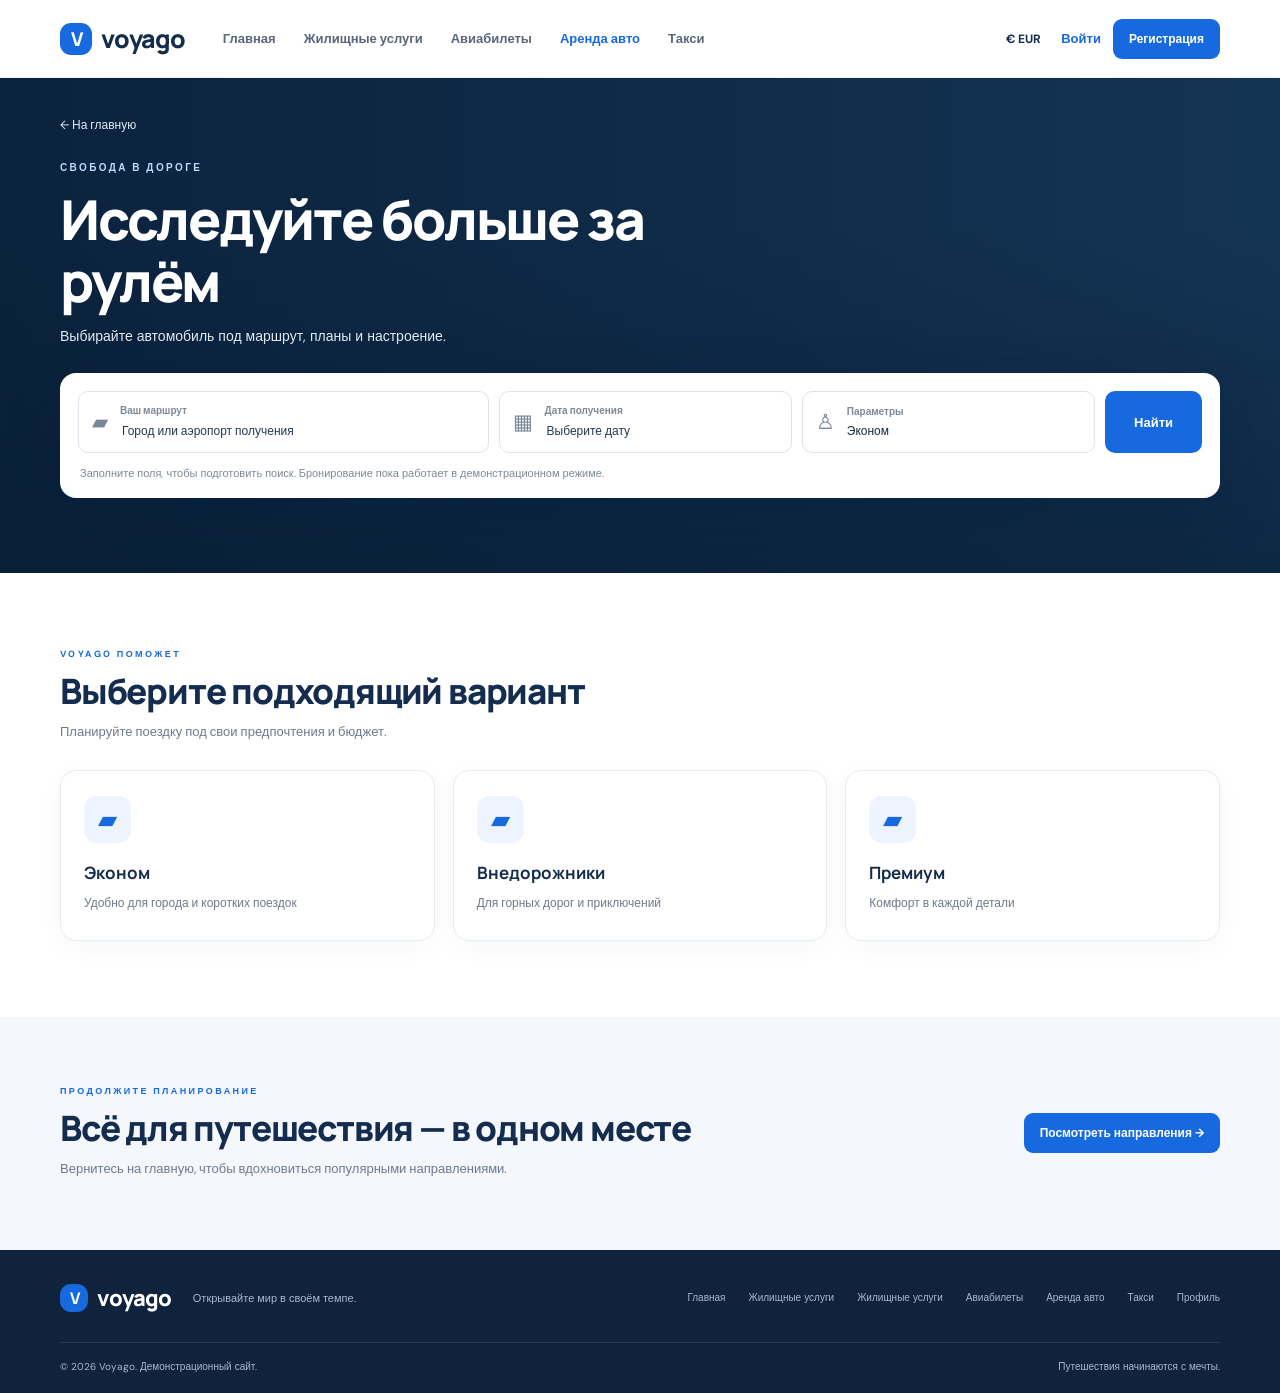
<file: cars.html>
<!DOCTYPE html>
<html lang="ru">
<head>
  <meta charset="UTF-8">
  <meta name="viewport" content="width=device-width, initial-scale=1.0">
  <meta name="description" content="Voyago — аренда авто для вашего путешествия.">
  <title>Аренда авто — Voyago</title>
  <link rel="stylesheet" href="CSS/style.css">
  <script src="js/main.js" defer></script>
</head>
<body class="service-page">
  <header class="site-header">
    <div class="container nav-wrap">
      <a class="logo" href="index.html"><span class="logo-mark">V</span> voyago</a>
      <nav class="main-nav" aria-label="Основная навигация">
        <a href="index.html">Главная</a>
        <a href="stays.html">Жилищные услуги</a>
        <a  href="flights.html">Авиабилеты</a>
        <a class="active" href="cars.html">Аренда авто</a>
        <a  href="taxi.html">Такси</a>
      </nav>
      <div class="nav-actions">
        <button class="icon-btn" id="currencyBtn" aria-label="Выбрать валюту">€ EUR</button>
        <button class="menu-btn" id="menuBtn" aria-label="Открыть меню">☰</button>
        <a class="login-link" href="index.html#account">Войти</a>
        <a class="register-btn" href="index.html#account">Регистрация</a>
      </div>
    </div>
  </header>
  <main>
    <section class="service-hero" style="--service-image:url('https://images.unsplash.com/photo-1503376780353-7e6692767b70?auto=format&fit=crop&w=1800&q=85')">
      <div class="service-hero-overlay"></div>
      <div class="container service-hero-content">
        <a class="back-link" href="index.html">← На главную</a>
        <p class="eyebrow">СВОБОДА В ДОРОГЕ</p>
        <h1>Исследуйте больше за рулём</h1>
        <p class="service-lead">Выбирайте автомобиль под маршрут, планы и настроение.</p>
        <div class="booking-panel service-search-panel" id="booking">
          <form class="search-form" id="searchForm" data-service="cars">
            <label class="search-field destination-field"><span class="field-icon">▰</span><span class="field-body">
              <span class="field-label">Ваш маршрут</span><input id="destination" name="destination" placeholder="Город или аэропорт получения" required></span></label>
            <label class="search-field"><span class="field-icon">▦</span><span class="field-body"><span class="field-label">Дата получения</span>
              <input id="dates" name="dates" type="text" placeholder="Выберите дату" onfocus="this.type='date'" required></span></label>
            <label class="search-field guests-field"><span class="field-icon">♙</span><span class="field-body"><span class="field-label">Параметры</span>
              <select id="guests" name="guests"><option>Эконом</option><option>Компактный</option><option>Внедорожник</option><option>Премиум</option></select></span></label>
            <button class="search-btn" type="submit">Найти</button>
          </form>
          <p class="search-note">Заполните поля, чтобы подготовить поиск. Бронирование пока работает в демонстрационном режиме.</p>
        </div>
      </div>
    </section>
    <section class="container section">
      <div class="section-heading"><div><p class="eyebrow dark">VOYAGO ПОМОЖЕТ</p><h2>Выберите подходящий вариант</h2>
      <p class="section-description">Планируйте поездку под свои предпочтения и бюджет.</p></div></div>
      <div class="feature-grid"><article class="feature-card">
          <div class="feature-icon">▰</div>
          <h3>Эконом</h3><p>Удобно для города и коротких поездок</p>
        </article><article class="feature-card">
          <div class="feature-icon">▰</div>
          <h3>Внедорожники</h3><p>Для горных дорог и приключений</p>
        </article><article class="feature-card">
          <div class="feature-icon">▰</div>
          <h3>Премиум</h3><p>Комфорт в каждой детали</p>
        </article></div>
    </section>
    <section class="soft-section"><div class="container section simple-cta">
      <div><p class="eyebrow dark">ПРОДОЛЖИТЕ ПЛАНИРОВАНИЕ</p><h2>Всё для путешествия — в одном месте</h2><p class="section-description">Вернитесь на главную, чтобы вдохновиться популярными направлениями.</p></div>
      <a class="register-btn" href="index.html">Посмотреть направления →</a>
    </div></section>
  </main>
  <footer class="site-footer"><div class="container footer-top"><a class="logo footer-logo" href="index.html"><span class="logo-mark">V</span> voyago</a><p>Открывайте мир в своём темпе.</p><div class="footer-links"><a href="index.html">Главная</a><a href="stays.html">Жилищные услуги</a><a href="stays.html">Жилищные услуги</a><a href="flights.html">Авиабилеты</a><a href="cars.html">Аренда авто</a><a href="taxi.html">Такси</a>
        <a href="profile.html">Профиль</a></div></div><div class="container footer-bottom"><span>© 2026 Voyago. Демонстрационный сайт.</span><span>Путешествия начинаются с мечты.</span></div></footer>
  <div class="toast" id="toast" role="status" aria-live="polite"></div>
</body></html>
</file>
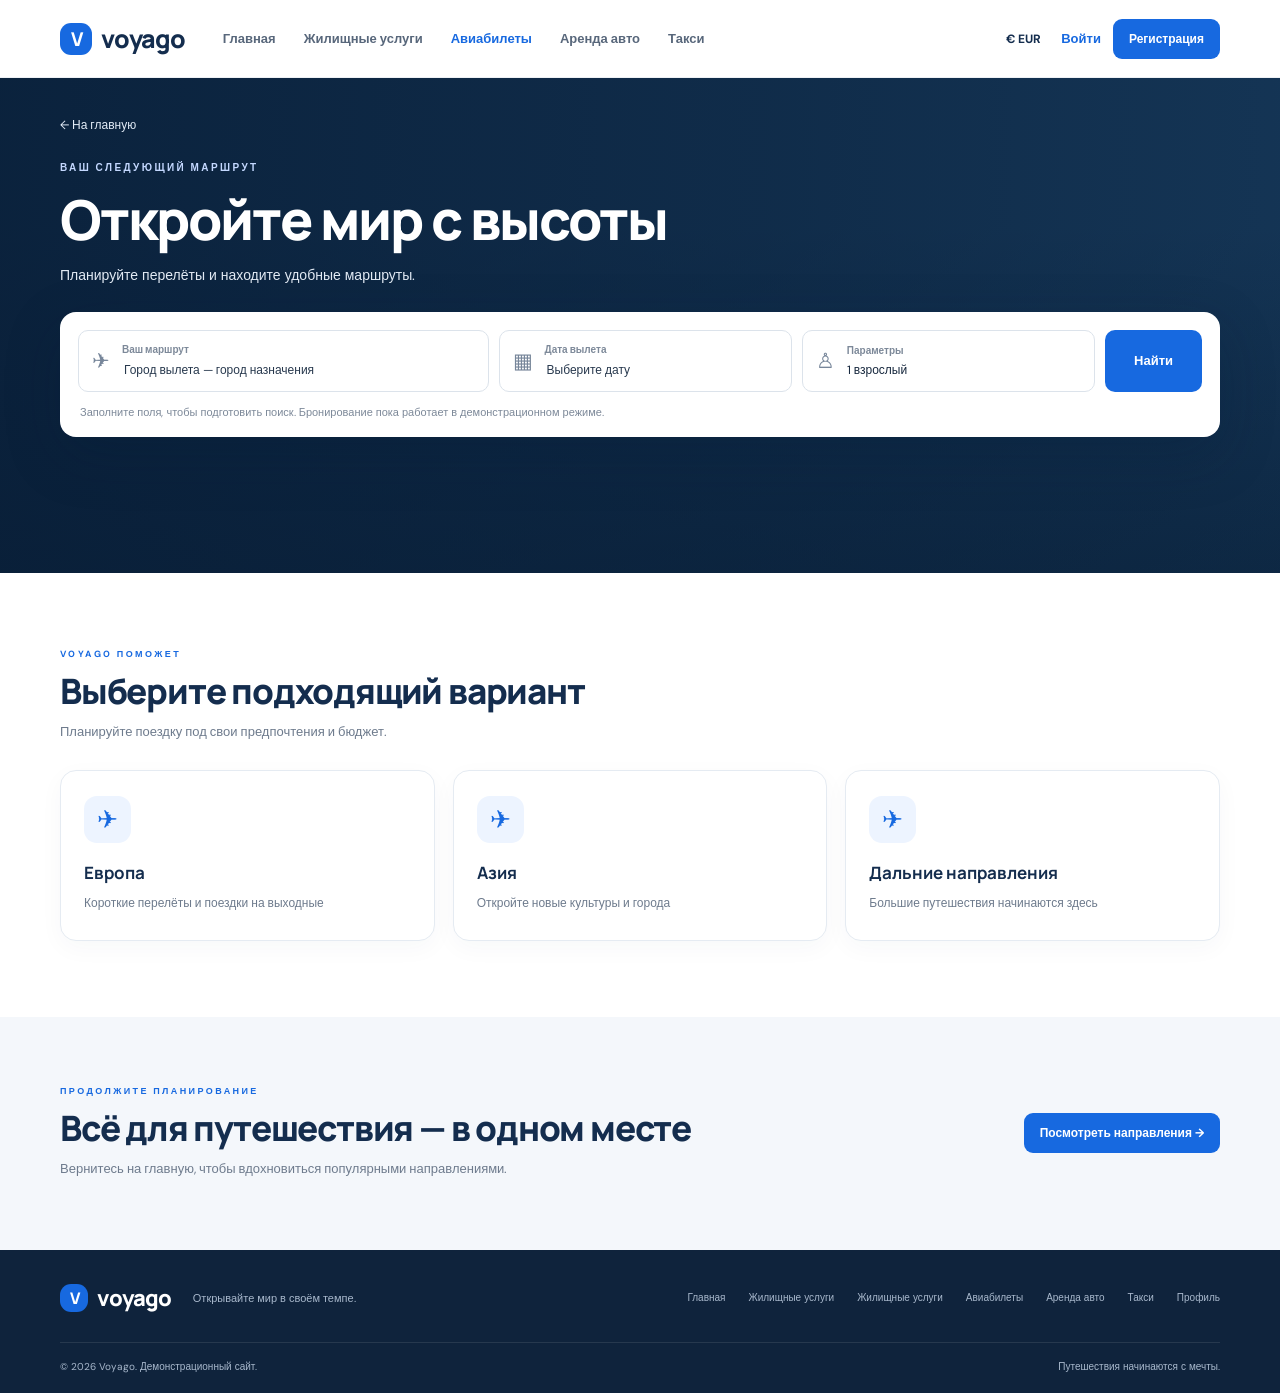
<file: flights.html>
<!DOCTYPE html>
<html lang="ru">
<head>
  <meta charset="UTF-8">
  <meta name="viewport" content="width=device-width, initial-scale=1.0">
  <meta name="description" content="Voyago — авиабилеты для вашего путешествия.">
  <title>Авиабилеты — Voyago</title>
  <link rel="stylesheet" href="CSS/style.css">
  <script src="js/main.js" defer></script>
</head>
<body class="service-page">
  <header class="site-header">
    <div class="container nav-wrap">
      <a class="logo" href="index.html"><span class="logo-mark">V</span> voyago</a>
      <nav class="main-nav" aria-label="Основная навигация">
        <a href="index.html">Главная</a>
        <a href="stays.html">Жилищные услуги</a>
        <a class="active" href="flights.html">Авиабилеты</a>
        <a  href="cars.html">Аренда авто</a>
        <a  href="taxi.html">Такси</a>
      </nav>
      <div class="nav-actions">
        <button class="icon-btn" id="currencyBtn" aria-label="Выбрать валюту">€ EUR</button>
        <button class="menu-btn" id="menuBtn" aria-label="Открыть меню">☰</button>
        <a class="login-link" href="index.html#account">Войти</a>
        <a class="register-btn" href="index.html#account">Регистрация</a>
      </div>
    </div>
  </header>
  <main>
    <section class="service-hero" style="--service-image:url('https://images.unsplash.com/photo-1436491865332-7a61a109cc05?auto=format&fit=crop&w=1800&q=85')">
      <div class="service-hero-overlay"></div>
      <div class="container service-hero-content">
        <a class="back-link" href="index.html">← На главную</a>
        <p class="eyebrow">ВАШ СЛЕДУЮЩИЙ МАРШРУТ</p>
        <h1>Откройте мир с высоты</h1>
        <p class="service-lead">Планируйте перелёты и находите удобные маршруты.</p>
        <div class="booking-panel service-search-panel" id="booking">
          <form class="search-form" id="searchForm" data-service="flights">
            <label class="search-field destination-field"><span class="field-icon">✈</span><span class="field-body">
              <span class="field-label">Ваш маршрут</span><input id="destination" name="destination" placeholder="Город вылета — город назначения" required></span></label>
            <label class="search-field"><span class="field-icon">▦</span><span class="field-body"><span class="field-label">Дата вылета</span>
              <input id="dates" name="dates" type="text" placeholder="Выберите дату" onfocus="this.type='date'" required></span></label>
            <label class="search-field guests-field"><span class="field-icon">♙</span><span class="field-body"><span class="field-label">Параметры</span>
              <select id="guests" name="guests"><option>1 взрослый</option><option>2 взрослых</option><option>2 взрослых · 1 ребёнок</option><option>Семья из 4 человек</option></select></span></label>
            <button class="search-btn" type="submit">Найти</button>
          </form>
          <p class="search-note">Заполните поля, чтобы подготовить поиск. Бронирование пока работает в демонстрационном режиме.</p>
        </div>
      </div>
    </section>
    <section class="container section">
      <div class="section-heading"><div><p class="eyebrow dark">VOYAGO ПОМОЖЕТ</p><h2>Выберите подходящий вариант</h2>
      <p class="section-description">Планируйте поездку под свои предпочтения и бюджет.</p></div></div>
      <div class="feature-grid"><article class="feature-card">
          <div class="feature-icon">✈</div>
          <h3>Европа</h3><p>Короткие перелёты и поездки на выходные</p>
        </article><article class="feature-card">
          <div class="feature-icon">✈</div>
          <h3>Азия</h3><p>Откройте новые культуры и города</p>
        </article><article class="feature-card">
          <div class="feature-icon">✈</div>
          <h3>Дальние направления</h3><p>Большие путешествия начинаются здесь</p>
        </article></div>
    </section>
    <section class="soft-section"><div class="container section simple-cta">
      <div><p class="eyebrow dark">ПРОДОЛЖИТЕ ПЛАНИРОВАНИЕ</p><h2>Всё для путешествия — в одном месте</h2><p class="section-description">Вернитесь на главную, чтобы вдохновиться популярными направлениями.</p></div>
      <a class="register-btn" href="index.html">Посмотреть направления →</a>
    </div></section>
  </main>
  <footer class="site-footer"><div class="container footer-top"><a class="logo footer-logo" href="index.html"><span class="logo-mark">V</span> voyago</a><p>Открывайте мир в своём темпе.</p><div class="footer-links"><a href="index.html">Главная</a><a href="stays.html">Жилищные услуги</a><a href="stays.html">Жилищные услуги</a><a href="flights.html">Авиабилеты</a><a href="cars.html">Аренда авто</a><a href="taxi.html">Такси</a>
        <a href="profile.html">Профиль</a></div></div><div class="container footer-bottom"><span>© 2026 Voyago. Демонстрационный сайт.</span><span>Путешествия начинаются с мечты.</span></div></footer>
  <div class="toast" id="toast" role="status" aria-live="polite"></div>
</body></html>
</file>
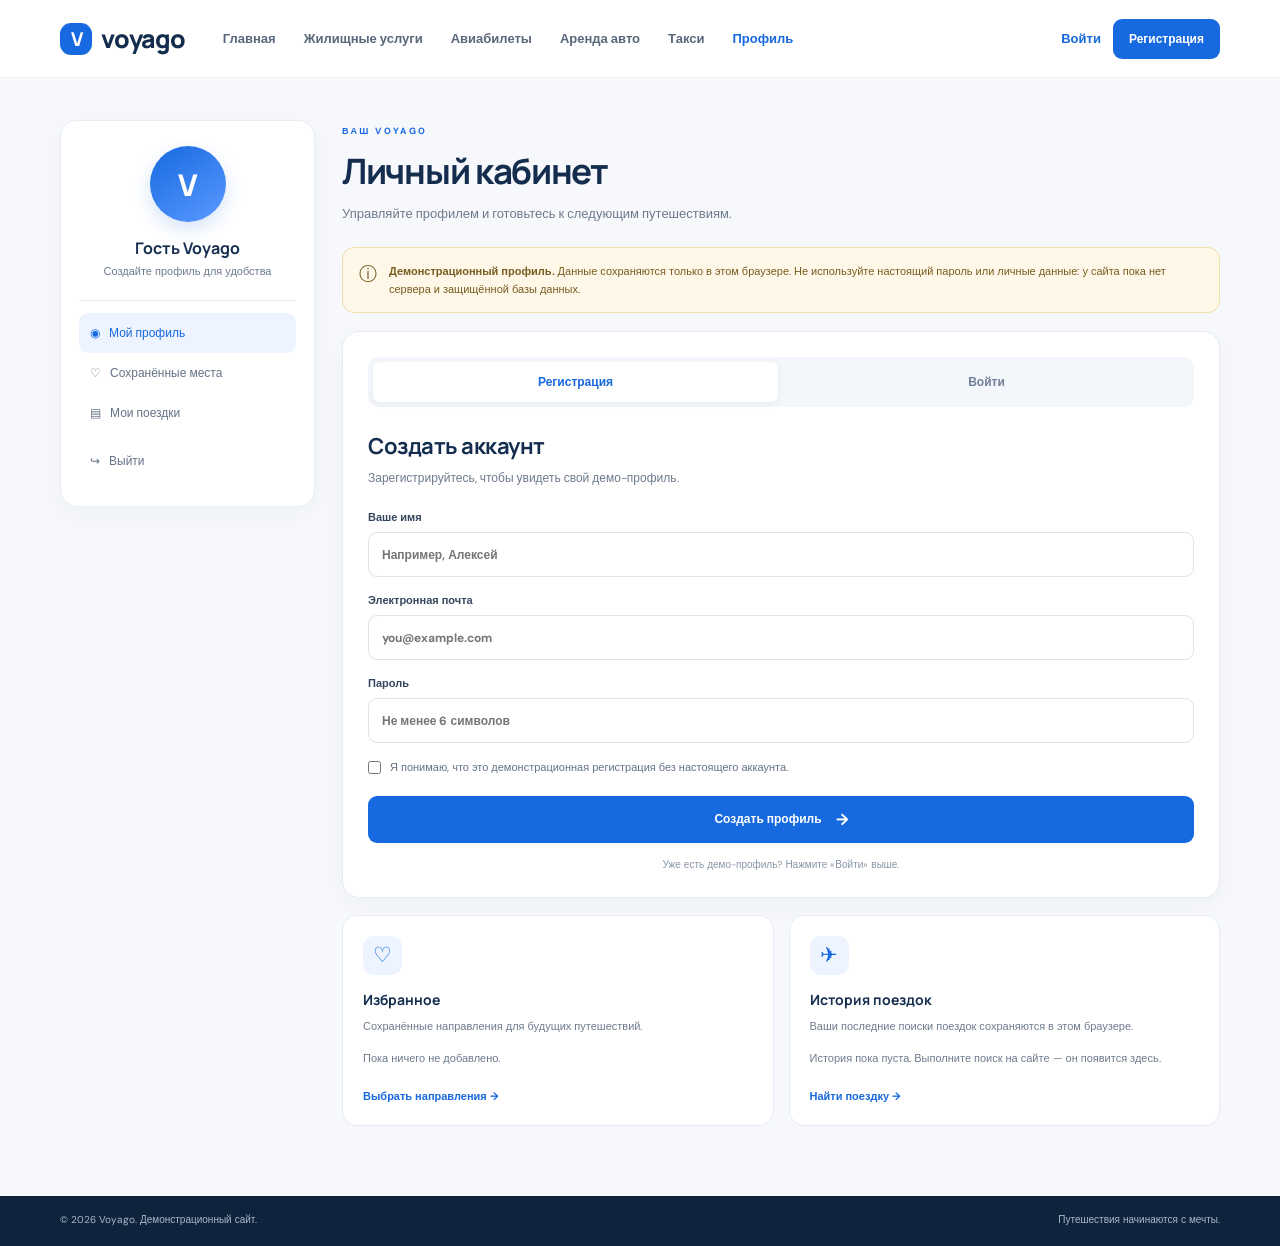
<file: profile.html>
<!DOCTYPE html>
<html lang="ru">
<head>
  <meta charset="UTF-8">
  <meta name="viewport" content="width=device-width, initial-scale=1.0">
  <meta name="description" content="Войдите или создайте демо-профиль Voyago.">
  <title>Профиль — Voyago</title>
  <link rel="stylesheet" href="CSS/style.css">
  <script src="js/profile.js" defer></script>
</head>
<body class="profile-page">
  <header class="site-header">
    <div class="container nav-wrap">
      <a class="logo" href="index.html" aria-label="Voyago — главная"><span class="logo-mark">V</span> voyago</a>
      <nav class="main-nav" aria-label="Основная навигация">
        <a href="index.html">Главная</a><a href="stays.html">Жилищные услуги</a><a href="flights.html">Авиабилеты</a><a href="cars.html">Аренда авто</a><a href="taxi.html">Такси</a><a class="active" href="profile.html">Профиль</a>
      </nav>
      <div class="nav-actions">
        <button class="menu-btn" id="menuBtn" aria-label="Открыть меню" aria-expanded="false">☰</button>
        <a class="login-link" href="#login" id="headerLogin">Войти</a>
        <a class="register-btn" href="#register" id="headerRegister">Регистрация</a>
      </div>
    </div>
  </header>

  <main class="container profile-main">
    <div class="profile-layout">
      <aside class="profile-sidebar">
        <div class="profile-avatar" id="sidebarAvatar">V</div>
        <h2 id="sidebarName">Гость Voyago</h2>
        <p id="sidebarEmail">Создайте профиль для удобства</p>
        <div class="profile-side-divider"></div>
        <a class="profile-side-link selected" href="profile.html">◉ &nbsp; Мой профиль</a>
        <a class="profile-side-link" href="#saved">♡ &nbsp; Сохранённые места</a>
        <a class="profile-side-link" href="#trips">▤ &nbsp; Мои поездки</a>
        <button class="profile-side-link logout-link" id="logoutBtn" type="button" hidden>↪ &nbsp; Выйти</button>
      </aside>

      <section class="profile-content">
        <div class="profile-heading"><p class="eyebrow dark">ВАШ VOYAGO</p><h1>Личный кабинет</h1><p>Управляйте профилем и готовьтесь к следующим путешествиям.</p></div>
        <div class="demo-notice"><span>ⓘ</span><p><strong>Демонстрационный профиль.</strong> Данные сохраняются только в этом браузере. Не используйте настоящий пароль или личные данные: у сайта пока нет сервера и защищённой базы данных.</p></div>

        <section class="profile-card" id="authCard">
          <div class="auth-switch" role="tablist" aria-label="Вход или регистрация">
            <button class="auth-tab active" id="registerTab" type="button" role="tab" aria-selected="true">Регистрация</button>
            <button class="auth-tab" id="loginTab" type="button" role="tab" aria-selected="false">Войти</button>
          </div>
          <form class="auth-form" id="registerForm">
            <h2>Создать аккаунт</h2><p class="form-intro">Зарегистрируйтесь, чтобы увидеть свой демо-профиль.</p>
            <label for="regName">Ваше имя<input id="regName" name="name" type="text" placeholder="Например, Алексей" autocomplete="name" minlength="2" required></label>
            <label for="regEmail">Электронная почта<input id="regEmail" name="email" type="email" placeholder="you@example.com" autocomplete="email" required></label>
            <label for="regPassword">Пароль<input id="regPassword" name="password" type="password" placeholder="Не менее 6 символов" autocomplete="new-password" minlength="6" required></label>
            <label class="check-label"><input id="regTerms" type="checkbox" required> Я понимаю, что это демонстрационная регистрация без настоящего аккаунта.</label>
            <button class="auth-submit" type="submit">Создать профиль <span>→</span></button>
            <p class="form-footnote">Уже есть демо-профиль? Нажмите «Войти» выше.</p>
          </form>
          <form class="auth-form" id="loginForm" hidden>
            <h2>С возвращением!</h2><p class="form-intro">Введите данные, которые использовали при регистрации в этом браузере.</p>
            <label for="loginEmail">Электронная почта<input id="loginEmail" name="email" type="email" placeholder="you@example.com" autocomplete="email" required></label>
            <label for="loginPassword">Пароль<input id="loginPassword" name="password" type="password" placeholder="Ваш пароль" autocomplete="current-password" required></label>
            <button class="auth-submit" type="submit">Войти в профиль <span>→</span></button>
            <p class="form-footnote">Если вы ещё не регистрировались, выберите вкладку «Регистрация».</p>
          </form>
        </section>

        <section class="profile-card account-card" id="accountCard" hidden>
          <div class="account-card-top"><h2>Данные профиля</h2><span class="account-status">● Демо-аккаунт</span></div>
          <div class="account-user"><div class="profile-avatar large" id="accountAvatar">V</div><div><h3 id="accountName">Пользователь</h3><p id="accountEmail">email@example.com</p></div></div>
          <div class="avatar-editor"><label class="avatar-upload-label" for="avatarInput">📷 Добавить / изменить аватар</label><input id="avatarInput" type="file" accept="image/*" hidden><p class="avatar-help">Изображение будет сохранено в этом браузере. Максимальный размер исходного файла — 5 МБ.</p></div>
          <div class="account-info-row"><span>Имя</span><strong id="detailsName"></strong></div>
          <div class="account-info-row"><span>Электронная почта</span><strong id="detailsEmail"></strong></div>
          <button class="auth-submit edit-profile-btn" id="editBtn" type="button">Изменить данные <span>✎</span></button>
          <form class="auth-form edit-form" id="editForm" hidden>
            <label for="editName">Имя<input id="editName" type="text" minlength="2" required></label>
            <label for="editEmail">Электронная почта<input id="editEmail" type="email" required></label>
            <label for="editPassword">Новый пароль (необязательно)<input id="editPassword" type="password" minlength="6" autocomplete="new-password" placeholder="Оставьте пустым, чтобы не менять"></label>
            <div class="edit-actions"><button class="auth-submit" type="submit">Сохранить изменения</button><button class="cancel-btn" id="cancelEdit" type="button">Отмена</button></div>
          </form>
        </section>

        <div class="profile-lower-grid">
          <article class="profile-mini-card" id="saved"><div class="mini-card-icon">♡</div><h3>Избранное</h3><p>Сохранённые направления для будущих путешествий.</p><div id="favoritesList" class="profile-data-list"><p>Пока ничего не добавлено.</p></div><a href="index.html#destinations">Выбрать направления →</a></article>
          <article class="profile-mini-card" id="trips"><div class="mini-card-icon">✈</div><h3>История поездок</h3><p>Ваши последние поиски поездок сохраняются в этом браузере.</p><div id="tripHistoryList" class="profile-data-list"><p>История пока пуста.</p></div><a href="index.html#booking">Найти поездку →</a></article>
        </div>
      </section>
    </div>
  </main>

  <footer class="site-footer"><div class="container footer-bottom"><span>© 2026 Voyago. Демонстрационный сайт.</span><span>Путешествия начинаются с мечты.</span></div></footer>
  <div class="toast" id="toast" role="status" aria-live="polite"></div>
  <script>
    document.getElementById('headerLogin').addEventListener('click', () => { document.getElementById('loginTab').click(); });
    document.getElementById('headerRegister').addEventListener('click', () => { document.getElementById('registerTab').click(); });
    if (location.hash === '#login') document.getElementById('loginTab').click();
    if (location.hash === '#register') document.getElementById('registerTab').click();
  </script>
</body>
</html>
</file>
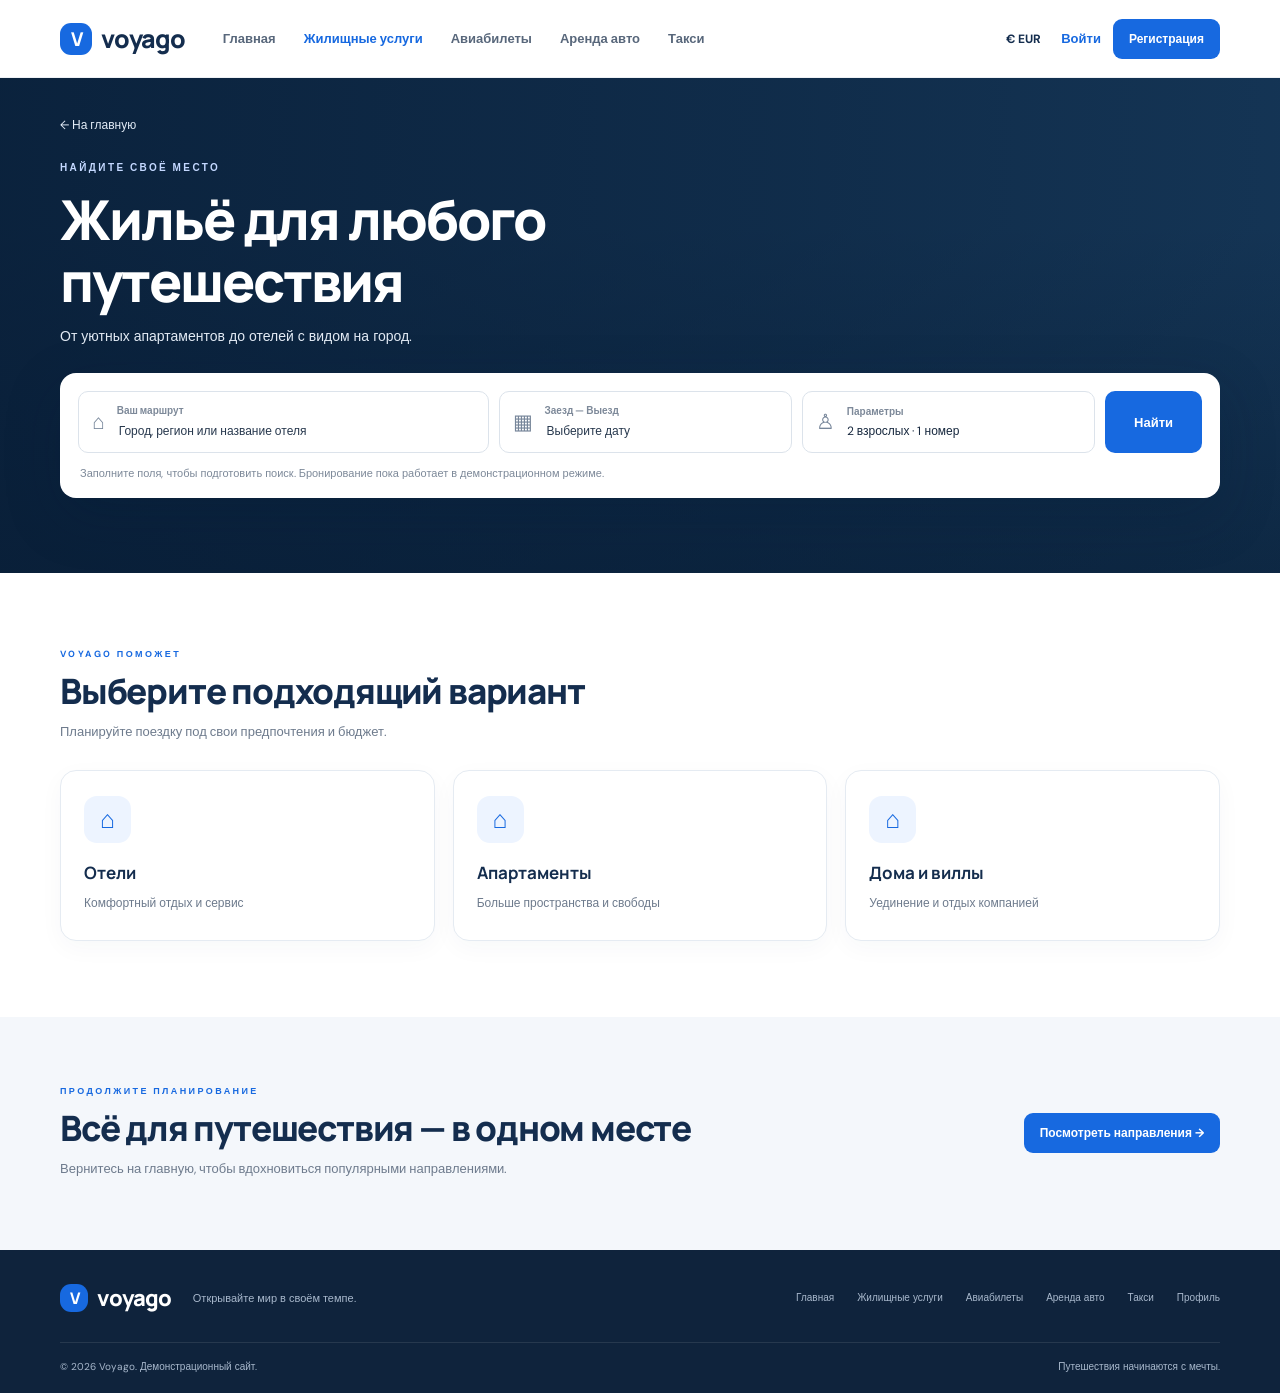
<file: stays.html>
<!DOCTYPE html>
<html lang="ru">
<head>
  <meta charset="UTF-8">
  <meta name="viewport" content="width=device-width, initial-scale=1.0">
  <meta name="description" content="Voyago — жильё для вашего путешествия.">
  <title>Жильё — Voyago</title>
  <link rel="stylesheet" href="CSS/style.css">
  <script src="js/main.js" defer></script>
</head>
<body class="service-page">
  <header class="site-header">
    <div class="container nav-wrap">
      <a class="logo" href="index.html"><span class="logo-mark">V</span> voyago</a>
      <nav class="main-nav" aria-label="Основная навигация">
        <a href="index.html">Главная</a>
        <a class="active" href="stays.html">Жилищные услуги</a>
        <a  href="flights.html">Авиабилеты</a>
        <a  href="cars.html">Аренда авто</a>
        <a  href="taxi.html">Такси</a>
      </nav>
      <div class="nav-actions">
        <button class="icon-btn" id="currencyBtn" aria-label="Выбрать валюту">€ EUR</button>
        <button class="menu-btn" id="menuBtn" aria-label="Открыть меню">☰</button>
        <a class="login-link" href="index.html#account">Войти</a>
        <a class="register-btn" href="index.html#account">Регистрация</a>
      </div>
    </div>
  </header>
  <main>
    <section class="service-hero" style="--service-image:url('https://images.unsplash.com/photo-1566073771259-6a8506099945?auto=format&fit=crop&w=1800&q=85')">
      <div class="service-hero-overlay"></div>
      <div class="container service-hero-content">
        <a class="back-link" href="index.html">← На главную</a>
        <p class="eyebrow">НАЙДИТЕ СВОЁ МЕСТО</p>
        <h1>Жильё для любого путешествия</h1>
        <p class="service-lead">От уютных апартаментов до отелей с видом на город.</p>
        <div class="booking-panel service-search-panel" id="booking">
          <form class="search-form" id="searchForm" data-service="stays">
            <label class="search-field destination-field"><span class="field-icon">⌂</span><span class="field-body">
              <span class="field-label">Ваш маршрут</span><input id="destination" name="destination" placeholder="Город, регион или название отеля" required></span></label>
            <label class="search-field"><span class="field-icon">▦</span><span class="field-body"><span class="field-label">Заезд — Выезд</span>
              <input id="dates" name="dates" type="text" placeholder="Выберите дату" onfocus="this.type='date'" required></span></label>
            <label class="search-field guests-field"><span class="field-icon">♙</span><span class="field-body"><span class="field-label">Параметры</span>
              <select id="guests" name="guests"><option>2 взрослых · 1 номер</option><option>1 взрослый · 1 номер</option><option>3 взрослых · 1 номер</option><option>4 взрослых · 2 номера</option></select></span></label>
            <button class="search-btn" type="submit">Найти</button>
          </form>
          <p class="search-note">Заполните поля, чтобы подготовить поиск. Бронирование пока работает в демонстрационном режиме.</p>
        </div>
      </div>
    </section>
    <section class="container section">
      <div class="section-heading"><div><p class="eyebrow dark">VOYAGO ПОМОЖЕТ</p><h2>Выберите подходящий вариант</h2>
      <p class="section-description">Планируйте поездку под свои предпочтения и бюджет.</p></div></div>
      <div class="feature-grid"><article class="feature-card">
          <div class="feature-icon">⌂</div>
          <h3>Отели</h3><p>Комфортный отдых и сервис</p>
        </article><article class="feature-card">
          <div class="feature-icon">⌂</div>
          <h3>Апартаменты</h3><p>Больше пространства и свободы</p>
        </article><article class="feature-card">
          <div class="feature-icon">⌂</div>
          <h3>Дома и виллы</h3><p>Уединение и отдых компанией</p>
        </article></div>
    </section>
    <section class="soft-section"><div class="container section simple-cta">
      <div><p class="eyebrow dark">ПРОДОЛЖИТЕ ПЛАНИРОВАНИЕ</p><h2>Всё для путешествия — в одном месте</h2><p class="section-description">Вернитесь на главную, чтобы вдохновиться популярными направлениями.</p></div>
      <a class="register-btn" href="index.html">Посмотреть направления →</a>
    </div></section>
  </main>
  <footer class="site-footer"><div class="container footer-top"><a class="logo footer-logo" href="index.html"><span class="logo-mark">V</span> voyago</a><p>Открывайте мир в своём темпе.</p><div class="footer-links"><a href="index.html">Главная</a><a href="stays.html">Жилищные услуги</a><a href="flights.html">Авиабилеты</a><a href="cars.html">Аренда авто</a><a href="taxi.html">Такси</a>
        <a href="profile.html">Профиль</a></div></div><div class="container footer-bottom"><span>© 2026 Voyago. Демонстрационный сайт.</span><span>Путешествия начинаются с мечты.</span></div></footer>
  <div class="toast" id="toast" role="status" aria-live="polite"></div>
</body></html>
</file>
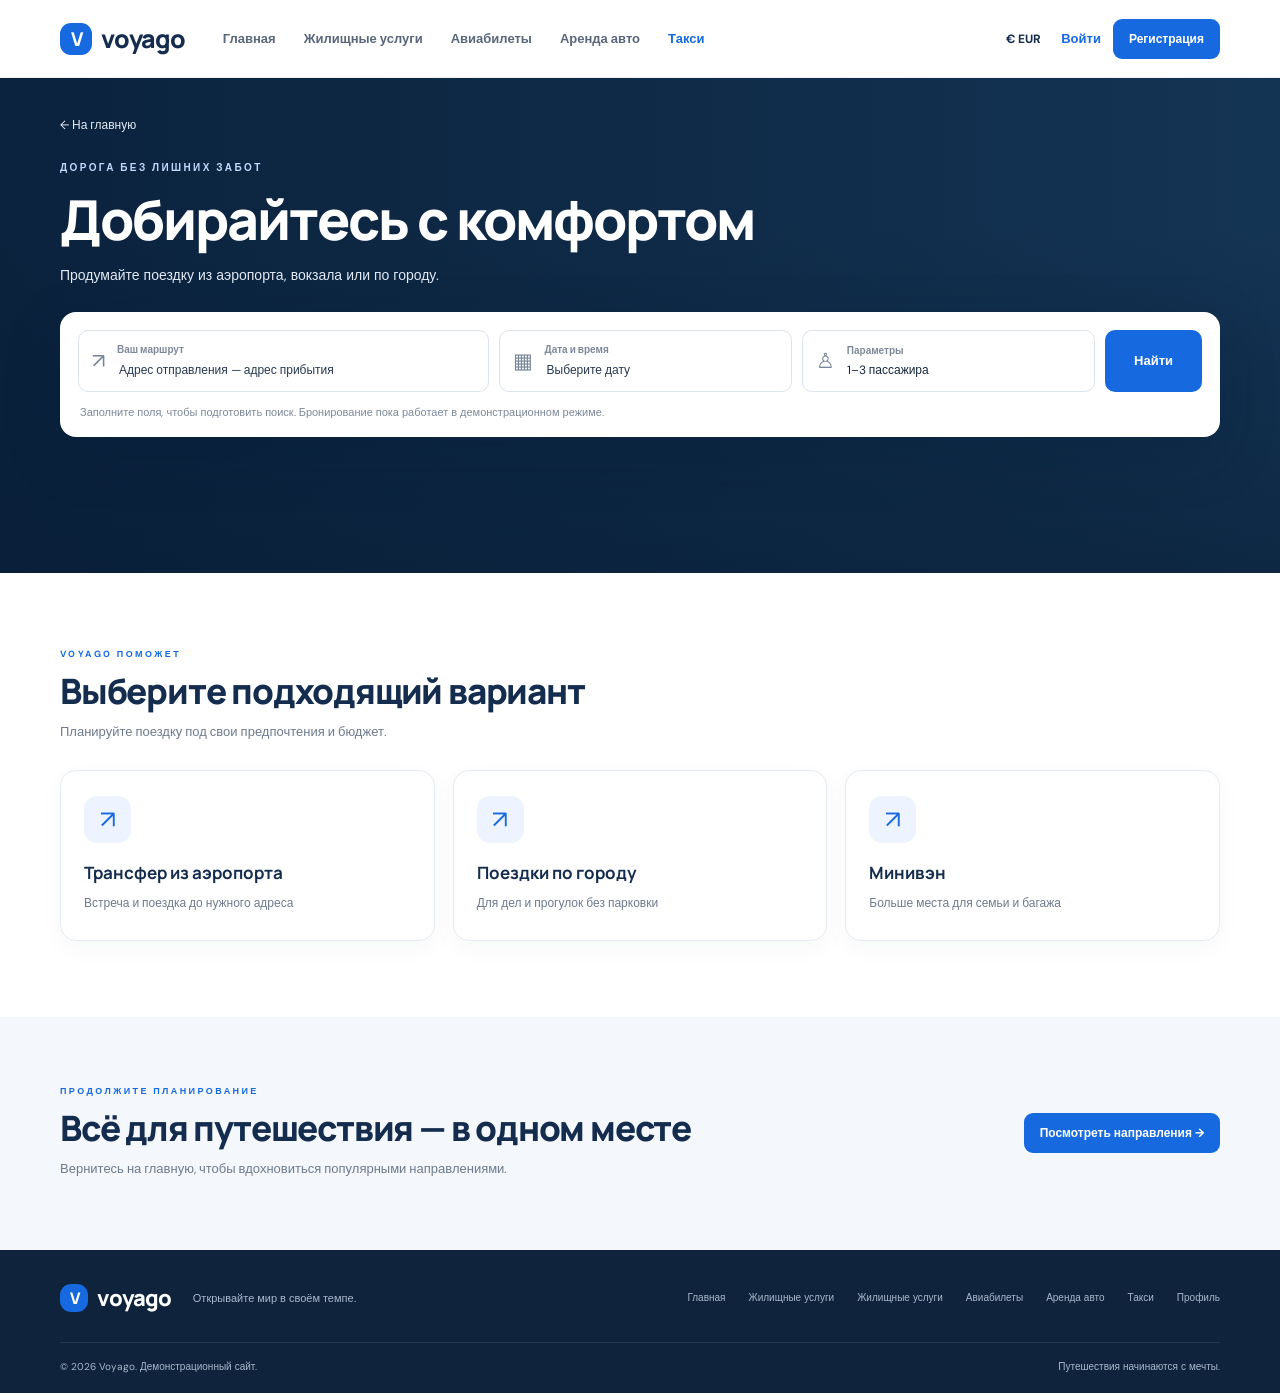
<file: taxi.html>
<!DOCTYPE html>
<html lang="ru">
<head>
  <meta charset="UTF-8">
  <meta name="viewport" content="width=device-width, initial-scale=1.0">
  <meta name="description" content="Voyago — такси и трансфер для вашего путешествия.">
  <title>Такси и трансфер — Voyago</title>
  <link rel="stylesheet" href="CSS/style.css">
  <script src="js/main.js" defer></script>
</head>
<body class="service-page">
  <header class="site-header">
    <div class="container nav-wrap">
      <a class="logo" href="index.html"><span class="logo-mark">V</span> voyago</a>
      <nav class="main-nav" aria-label="Основная навигация">
        <a href="index.html">Главная</a>
        <a href="stays.html">Жилищные услуги</a>
        <a  href="flights.html">Авиабилеты</a>
        <a  href="cars.html">Аренда авто</a>
        <a class="active" href="taxi.html">Такси</a>
      </nav>
      <div class="nav-actions">
        <button class="icon-btn" id="currencyBtn" aria-label="Выбрать валюту">€ EUR</button>
        <button class="menu-btn" id="menuBtn" aria-label="Открыть меню">☰</button>
        <a class="login-link" href="index.html#account">Войти</a>
        <a class="register-btn" href="index.html#account">Регистрация</a>
      </div>
    </div>
  </header>
  <main>
    <section class="service-hero" style="--service-image:url('https://images.unsplash.com/photo-1511919884226-fd3cad34687c?auto=format&fit=crop&w=1800&q=85')">
      <div class="service-hero-overlay"></div>
      <div class="container service-hero-content">
        <a class="back-link" href="index.html">← На главную</a>
        <p class="eyebrow">ДОРОГА БЕЗ ЛИШНИХ ЗАБОТ</p>
        <h1>Добирайтесь с комфортом</h1>
        <p class="service-lead">Продумайте поездку из аэропорта, вокзала или по городу.</p>
        <div class="booking-panel service-search-panel" id="booking">
          <form class="search-form" id="searchForm" data-service="taxi">
            <label class="search-field destination-field"><span class="field-icon">↗</span><span class="field-body">
              <span class="field-label">Ваш маршрут</span><input id="destination" name="destination" placeholder="Адрес отправления — адрес прибытия" required></span></label>
            <label class="search-field"><span class="field-icon">▦</span><span class="field-body"><span class="field-label">Дата и время</span>
              <input id="dates" name="dates" type="text" placeholder="Выберите дату" onfocus="this.type='date'" required></span></label>
            <label class="search-field guests-field"><span class="field-icon">♙</span><span class="field-body"><span class="field-label">Параметры</span>
              <select id="guests" name="guests"><option>1–3 пассажира</option><option>4–6 пассажиров</option><option>7–8 пассажиров</option></select></span></label>
            <button class="search-btn" type="submit">Найти</button>
          </form>
          <p class="search-note">Заполните поля, чтобы подготовить поиск. Бронирование пока работает в демонстрационном режиме.</p>
        </div>
      </div>
    </section>
    <section class="container section">
      <div class="section-heading"><div><p class="eyebrow dark">VOYAGO ПОМОЖЕТ</p><h2>Выберите подходящий вариант</h2>
      <p class="section-description">Планируйте поездку под свои предпочтения и бюджет.</p></div></div>
      <div class="feature-grid"><article class="feature-card">
          <div class="feature-icon">↗</div>
          <h3>Трансфер из аэропорта</h3><p>Встреча и поездка до нужного адреса</p>
        </article><article class="feature-card">
          <div class="feature-icon">↗</div>
          <h3>Поездки по городу</h3><p>Для дел и прогулок без парковки</p>
        </article><article class="feature-card">
          <div class="feature-icon">↗</div>
          <h3>Минивэн</h3><p>Больше места для семьи и багажа</p>
        </article></div>
    </section>
    <section class="soft-section"><div class="container section simple-cta">
      <div><p class="eyebrow dark">ПРОДОЛЖИТЕ ПЛАНИРОВАНИЕ</p><h2>Всё для путешествия — в одном месте</h2><p class="section-description">Вернитесь на главную, чтобы вдохновиться популярными направлениями.</p></div>
      <a class="register-btn" href="index.html">Посмотреть направления →</a>
    </div></section>
  </main>
  <footer class="site-footer"><div class="container footer-top"><a class="logo footer-logo" href="index.html"><span class="logo-mark">V</span> voyago</a><p>Открывайте мир в своём темпе.</p><div class="footer-links"><a href="index.html">Главная</a><a href="stays.html">Жилищные услуги</a><a href="stays.html">Жилищные услуги</a><a href="flights.html">Авиабилеты</a><a href="cars.html">Аренда авто</a><a href="taxi.html">Такси</a>
        <a href="profile.html">Профиль</a></div></div><div class="container footer-bottom"><span>© 2026 Voyago. Демонстрационный сайт.</span><span>Путешествия начинаются с мечты.</span></div></footer>
  <div class="toast" id="toast" role="status" aria-live="polite"></div>
</body></html>
</file>
<file: CSS/style.css>
@import url('https://fonts.googleapis.com/css2?family=DM+Sans:wght@400;500;600;700&family=Manrope:wght@400;500;600;700;800&display=swap');
:root{--navy:#142d4e;--blue:#1769e0;--blue-dark:#1054b8;--ink:#17283e;--muted:#6e7b8d;--line:#dce3eb;--soft:#f4f7fb;--white:#fff;--radius:18px;--shadow:0 14px 45px rgba(18,43,75,.10)}
*{box-sizing:border-box}html{scroll-behavior:smooth}body{margin:0;font-family:'DM Sans',sans-serif;color:var(--ink);background:#fff}a{color:inherit;text-decoration:none}button,input,select{font:inherit}.container{width:min(1160px,calc(100% - 48px));margin-inline:auto}.site-header{height:78px;background:#fff;display:flex;align-items:center;position:relative;z-index:5;border-bottom:1px solid #eef1f5}.nav-wrap{display:flex;align-items:center;gap:38px}.logo{font-family:Manrope,sans-serif;font-size:25px;font-weight:800;letter-spacing:-1.2px;color:var(--navy);display:inline-flex;align-items:center;gap:9px;white-space:nowrap}.logo-mark{width:32px;height:32px;border-radius:11px;background:var(--blue);color:white;display:inline-grid;place-items:center;font-size:19px;letter-spacing:-1px}.main-nav{display:flex;align-items:center;gap:28px;flex:1}.main-nav a{font-size:13px;font-weight:600;color:#58677b;transition:color .2s}.main-nav a:hover,.main-nav a.active{color:var(--blue)}.nav-actions{display:flex;align-items:center;gap:12px}.icon-btn,.menu-btn{border:0;background:transparent;color:var(--navy);font-size:12px;font-weight:700;padding:10px 8px;cursor:pointer}.login-link{font-size:13px;font-weight:700;color:var(--blue);white-space:nowrap}.register-btn{font-size:12px;font-weight:700;color:white;background:var(--blue);padding:12px 16px;border-radius:9px;white-space:nowrap}.register-btn:hover,.search-btn:hover,.newsletter-input button:hover{background:var(--blue-dark)}.menu-btn{display:none}
.hero{position:relative;min-height:570px;background:#183d60 url('https://images.unsplash.com/photo-1476514525535-07fb3b4ae5f1?auto=format&fit=crop&w=2000&q=90') center 48%/cover no-repeat;color:white}.hero-shade{position:absolute;inset:0;background:linear-gradient(90deg,rgba(8,29,54,.76),rgba(8,29,54,.42) 55%,rgba(8,29,54,.12)),linear-gradient(0deg,rgba(6,26,48,.48),transparent 70%)}.hero-content{position:relative;padding-top:66px;padding-bottom:46px}.eyebrow{font-size:10px;letter-spacing:2.4px;font-weight:700;color:#c4d8ff;margin:0 0 15px}.hero h1{font-family:Manrope,sans-serif;font-size:clamp(38px,5vw,58px);line-height:1.12;letter-spacing:-2.4px;margin:0;max-width:650px;font-weight:800}.hero-subtitle{color:#e2eaf4;font-size:15px;margin:17px 0 30px}.booking-panel{background:white;color:var(--ink);border-radius:16px;padding:18px;box-shadow:0 18px 55px #061b3538}.booking-tabs{display:flex;gap:8px;border-bottom:1px solid #edf0f5;padding-bottom:16px;margin-bottom:16px}.booking-tab{display:flex;align-items:center;gap:9px;padding:10px 15px;border:1px solid transparent;border-radius:30px;background:transparent;color:#647286;font-size:13px;font-weight:600;cursor:pointer}.booking-tab.active{color:var(--blue);background:#edf4ff;border-color:#d6e6ff}.booking-tab:first-letter{font-size:18px}.search-form{display:grid;grid-template-columns:1.4fr 1fr 1fr auto;gap:10px}.search-field{min-width:0;display:flex;align-items:center;gap:12px;border:1px solid #dce3eb;border-radius:10px;padding:11px 13px;min-height:62px}.field-icon{font-size:21px;color:#77869a}.field-body{display:flex;flex-direction:column;min-width:0;flex:1;gap:5px}.field-label{font-size:10px;color:#7d8999;font-weight:600}.search-field input,.search-field select{width:100%;min-width:0;border:0;outline:0;color:var(--ink);font-size:12px;background:transparent}.search-field input::placeholder{color:#28394e}.search-field select{appearance:none}.search-btn{border:0;border-radius:10px;background:var(--blue);color:white;padding:0 29px;font-weight:700;font-size:13px;cursor:pointer;transition:background .2s}.search-note{font-size:11px;color:#7d8999;margin:13px 2px 0}
.section{padding-top:75px;padding-bottom:76px}.section-heading{display:flex;align-items:flex-end;justify-content:space-between;gap:20px;margin-bottom:27px}.eyebrow.dark{color:var(--blue);margin-bottom:10px;font-size:9px}.section h2,.newsletter h2{font-family:Manrope,sans-serif;font-size:clamp(27px,3vw,35px);letter-spacing:-1.2px;line-height:1.2;margin:0;font-weight:800;color:var(--navy)}.section-description{font-size:13px;color:var(--muted);margin:10px 0 0;line-height:1.6}.text-link{font-size:12px;color:var(--blue);font-weight:700;white-space:nowrap;padding-bottom:4px}.text-link span{font-size:17px;margin-left:7px}.destination-grid{display:grid;grid-template-columns:1.25fr 1fr 1fr;grid-template-rows:205px 205px;gap:16px}.destination-card{position:relative;overflow:hidden;border-radius:15px;min-width:0;isolation:isolate;background:#d8e2ed}.destination-card.card-large{grid-row:span 2}.destination-card img{width:100%;height:100%;display:block;object-fit:cover;transition:transform .55s}.destination-card:hover img{transform:scale(1.055)}.card-gradient{position:absolute;inset:0;background:linear-gradient(0deg,rgba(7,23,43,.78),transparent 65%);z-index:0}.destination-info{position:absolute;left:20px;bottom:20px;color:white;display:flex;flex-direction:column;gap:5px}.destination-info strong{font-family:Manrope,sans-serif;font-size:23px;letter-spacing:-.4px}.destination-info small{font-size:11px;color:#e0e8f1}.country-flag{position:absolute;right:15px;top:15px;width:35px;height:35px;display:grid;place-items:center;border-radius:50%;background:#fff;box-shadow:0 4px 14px #0002;font-size:19px}
.soft-section{background:var(--soft)}.soft-section .section{padding-top:68px;padding-bottom:70px}.service-grid{display:grid;grid-template-columns:repeat(4,1fr);gap:15px}.service-card{display:flex;align-items:center;gap:13px;padding:20px 15px;background:#fff;border:1px solid #e8edf3;border-radius:14px;min-width:0;transition:transform .2s,box-shadow .2s}.service-card:hover{transform:translateY(-4px);box-shadow:var(--shadow)}.service-icon{width:43px;height:43px;flex-shrink:0;display:grid;place-items:center;background:#edf4ff;border-radius:12px;color:var(--blue);font-size:23px}.service-card>span:nth-child(2){display:flex;flex-direction:column;gap:5px;min-width:0}.service-card strong{font-size:12px;color:var(--navy)}.service-card small{font-size:10px;color:var(--muted);line-height:1.45}.service-arrow{margin-left:auto;color:#91a0b4;font-size:17px;align-self:flex-start}.perks-section{display:grid;grid-template-columns:repeat(3,1fr);gap:40px;padding-top:56px;padding-bottom:61px}.perk{display:flex;gap:15px;align-items:flex-start}.perk-icon{width:40px;height:40px;flex-shrink:0;display:grid;place-items:center;border:1px solid #dce8fb;background:#f4f8ff;border-radius:12px;color:var(--blue);font-size:20px}.perk strong{font-size:13px;color:var(--navy)}.perk p{font-size:11px;line-height:1.65;color:var(--muted);margin:7px 0 0}
.newsletter{background:var(--navy);color:#fff;padding:52px 0}.newsletter-inner{display:flex;align-items:center;justify-content:space-between;gap:40px}.newsletter .eyebrow{font-size:9px}.newsletter h2{color:white;font-size:30px}.newsletter-inner>div>p:last-child{font-size:12px;color:#c6d2e1;margin:12px 0 0}.newsletter-form{width:min(450px,48%)}.newsletter-form>label{display:block;font-size:11px;color:#e4ebf5;margin-bottom:9px}.newsletter-input{display:flex;background:white;padding:5px;border-radius:10px;gap:5px}.newsletter-input input{min-width:0;flex:1;border:0;outline:0;padding:10px;font-size:12px;color:var(--ink)}.newsletter-input button{border:0;border-radius:7px;background:var(--blue);color:white;padding:0 16px;font-size:11px;font-weight:700;cursor:pointer}.newsletter-form>small{display:block;color:#9eafc5;font-size:9px;margin-top:9px}
.site-footer{background:#0f233c;color:#c2cede}.footer-top{display:flex;align-items:center;gap:22px;padding-top:30px;padding-bottom:26px;border-bottom:1px solid #ffffff18}.footer-logo{color:#fff;font-size:22px}.footer-logo .logo-mark{width:28px;height:28px;font-size:16px}.footer-top>p{font-size:11px;color:#a8b8cc}.footer-links{margin-left:auto;display:flex;gap:23px}.footer-links a,.footer-bottom{font-size:10px;color:#a8b8cc}.footer-links a:hover{color:#fff}.footer-bottom{display:flex;justify-content:space-between;padding-top:17px;padding-bottom:20px}.toast{position:fixed;bottom:24px;left:50%;transform:translate(-50%,20px);opacity:0;pointer-events:none;background:#142d4e;color:white;padding:14px 20px;border-radius:12px;box-shadow:var(--shadow);font-size:13px;z-index:20;transition:opacity .25s,transform .25s;max-width:calc(100% - 32px);text-align:center}.toast.show{opacity:1;transform:translate(-50%,0)}
@media(max-width:950px){.nav-wrap{gap:20px}.main-nav{gap:15px}.main-nav a{font-size:12px}.nav-actions{gap:8px}.icon-btn{display:none}.search-form{grid-template-columns:1.2fr 1fr 1fr}.search-btn{grid-column:1/-1;min-height:48px}.destination-grid{grid-template-rows:180px 180px}.service-grid{grid-template-columns:repeat(2,1fr)}}
@media(max-width:700px){.container{width:min(100% - 32px,540px)}.site-header{height:68px}.nav-wrap{justify-content:space-between}.logo{font-size:23px}.main-nav{display:none;position:absolute;left:16px;right:16px;top:62px;background:#fff;box-shadow:var(--shadow);border-radius:12px;padding:17px;flex-direction:column;align-items:flex-start;gap:18px}.main-nav.open{display:flex}.menu-btn{display:block;font-size:20px}.nav-actions{gap:12px}.login-link{font-size:12px}.register-btn{padding:10px 11px;font-size:11px}.hero{min-height:0}.hero-content{padding-top:49px;padding-bottom:32px}.hero h1{font-size:39px;letter-spacing:-1.5px}.hero-subtitle{font-size:13px;line-height:1.5;margin:14px 0 25px}.booking-panel{padding:13px;border-radius:13px}.booking-tabs{gap:3px;overflow-x:auto;padding-bottom:12px}.booking-tab{padding:9px 10px;font-size:11px;white-space:nowrap;gap:6px}.search-form{grid-template-columns:1fr 1fr;gap:8px}.destination-field{grid-column:1/-1}.search-field{min-height:57px;padding:9px}.search-field input,.search-field select{font-size:11px}.search-btn{grid-column:1/-1;min-height:47px}.search-note{font-size:10px;line-height:1.5}.section{padding-top:52px;padding-bottom:52px}.section-heading{align-items:flex-start}.section h2{font-size:28px}.section-description{font-size:12px;max-width:340px}.text-link{font-size:10px;padding-top:22px}.destination-grid{grid-template-columns:1fr 1fr;grid-template-rows:220px 160px 160px;gap:10px}.destination-card.card-large{grid-column:1/-1;grid-row:auto}.destination-info{left:14px;bottom:14px}.destination-info strong{font-size:20px}.destination-info small{font-size:10px}.country-flag{width:30px;height:30px;right:10px;top:10px;font-size:16px}.soft-section .section{padding-top:48px;padding-bottom:48px}.service-grid{gap:10px}.service-card{padding:14px 11px;gap:10px}.service-icon{width:36px;height:36px;font-size:19px}.service-card strong{font-size:11px}.service-card small{font-size:9px}.service-arrow{font-size:13px}.perks-section{grid-template-columns:1fr;gap:22px;padding-top:40px;padding-bottom:43px}.perk p{max-width:370px}.newsletter{padding:40px 0}.newsletter-inner{align-items:flex-start;flex-direction:column;gap:27px}.newsletter h2{font-size:28px}.newsletter-form{width:100%}.footer-top{flex-wrap:wrap;gap:12px}.footer-top>p{flex:1}.footer-links{width:100%;margin:7px 0 0;flex-wrap:wrap;gap:15px}.footer-bottom{gap:12px;line-height:1.5}.footer-bottom span:last-child{text-align:right}}
@media(max-width:390px){.login-link{display:none}.hero h1{font-size:34px}.booking-tab{padding:8px}.destination-grid{grid-template-rows:200px 145px 145px}.text-link{max-width:90px;white-space:normal;line-height:1.5}.newsletter-input button{padding:0 10px}}

/* Отдельные страницы услуг */
.service-hero{position:relative;isolation:isolate;background:#173a5c var(--service-image) center/cover no-repeat;color:white;min-height:495px}
.service-hero-overlay{position:absolute;inset:0;background:linear-gradient(90deg,rgba(8,29,54,.82),rgba(8,29,54,.48) 60%,rgba(8,29,54,.2)),linear-gradient(0deg,rgba(6,26,48,.48),transparent 70%);z-index:-1}
.service-hero-content{padding-top:35px;padding-bottom:42px}
.back-link{display:inline-block;color:#e4edf8;font-size:12px;margin-bottom:28px}
.back-link:hover{color:#fff}
.service-hero h1{font-family:Manrope,sans-serif;font-size:clamp(36px,5vw,55px);line-height:1.12;letter-spacing:-2px;margin:0;max-width:720px;font-weight:800}
.service-lead{font-size:14px;color:#e2eaf4;margin:15px 0 28px}
.service-search-panel{margin-top:0}
.service-search-panel .search-form{grid-template-columns:1.4fr 1fr 1fr auto}
.feature-grid{display:grid;grid-template-columns:repeat(3,1fr);gap:18px}
.feature-card{padding:25px 23px 27px;border:1px solid #e5ebf2;border-radius:16px;background:#fff;box-shadow:0 7px 25px rgba(18,43,75,.035)}
.feature-icon{width:47px;height:47px;border-radius:13px;background:#edf4ff;color:var(--blue);display:grid;place-items:center;font-size:25px;margin-bottom:18px}
.feature-card h3{font-family:Manrope,sans-serif;color:var(--navy);font-size:17px;margin:0 0 9px}
.feature-card p{font-size:12px;line-height:1.7;color:var(--muted);margin:0}
.simple-cta{display:flex;align-items:center;justify-content:space-between;gap:24px}
.simple-cta .register-btn{flex-shrink:0}
@media(max-width:950px){.service-search-panel .search-form{grid-template-columns:1.2fr 1fr 1fr}.service-search-panel .search-btn{grid-column:1/-1;min-height:48px}}
@media(max-width:700px){.service-hero{min-height:0}.service-hero-content{padding-top:25px;padding-bottom:30px}.back-link{margin-bottom:22px}.service-hero h1{font-size:37px;letter-spacing:-1.5px}.service-lead{font-size:12px;line-height:1.6}.service-search-panel .search-form{grid-template-columns:1fr 1fr}.service-search-panel .destination-field,.service-search-panel .search-btn{grid-column:1/-1}.feature-grid{grid-template-columns:1fr;gap:12px}.feature-card{padding:20px}.simple-cta{align-items:flex-start;flex-direction:column}.simple-cta .register-btn{font-size:12px}}

/* Страница профиля и демонстрационная авторизация */
.profile-page{background:#f6f8fb;min-height:100vh}
.profile-main{padding:42px 0 70px}
.profile-layout{display:grid;grid-template-columns:255px minmax(0,1fr);gap:27px;align-items:start}
.profile-sidebar{background:#fff;border:1px solid #e7edf4;border-radius:17px;padding:25px 18px;display:flex;flex-direction:column;align-items:center;box-shadow:0 7px 25px rgba(18,43,75,.035)}
.profile-avatar{width:76px;height:76px;border-radius:50%;display:grid;place-items:center;background:linear-gradient(145deg,#1769e0,#5a9aff);color:#fff;font-family:Manrope,sans-serif;font-size:30px;font-weight:800;box-shadow:0 7px 18px #1769e02e}
.profile-avatar.large{width:58px;height:58px;font-size:23px;flex-shrink:0}
.profile-sidebar h2{font-family:Manrope,sans-serif;font-size:16px;color:var(--navy);margin:15px 0 5px;text-align:center}
.profile-sidebar>p{font-size:11px;color:var(--muted);margin:0;text-align:center;word-break:break-word}
.profile-side-divider{height:1px;background:#e9eef4;width:100%;margin:22px 0 12px}
.profile-side-link{display:block;width:100%;padding:12px 11px;border-radius:9px;font-size:12px;color:#647286;border:0;background:transparent;text-align:left;cursor:pointer}
.profile-side-link.selected,.profile-side-link:hover{background:#edf4ff;color:var(--blue)}
.logout-link{margin-top:8px}
.profile-content{min-width:0}
.profile-heading{margin:5px 0 22px}
.profile-heading h1{font-family:Manrope,sans-serif;font-size:35px;letter-spacing:-1.3px;color:var(--navy);margin:0}
.profile-heading>p:last-child{font-size:13px;line-height:1.6;color:var(--muted);margin:9px 0 0}
.demo-notice{display:flex;gap:12px;align-items:flex-start;background:#fff8e9;border:1px solid #f3dfad;border-radius:12px;padding:14px 16px;margin-bottom:18px;color:#775c20}
.demo-notice>span{font-size:18px}
.demo-notice p{font-size:11px;line-height:1.65;margin:0}
.demo-notice strong{font-weight:700}
.profile-card{background:#fff;border:1px solid #e6ecf3;border-radius:17px;padding:25px;box-shadow:0 7px 25px rgba(18,43,75,.035)}
.auth-switch{display:flex;gap:6px;padding:5px;background:#f3f6fa;border-radius:10px;margin-bottom:24px}
.auth-tab{flex:1;border:0;border-radius:7px;background:transparent;color:#718096;font-size:12px;font-weight:700;padding:12px;cursor:pointer}
.auth-tab.active{background:#fff;color:var(--blue);box-shadow:0 2px 7px #142d4e0e}
.auth-form h2,.account-card h2{font-family:Manrope,sans-serif;font-size:22px;letter-spacing:-.5px;color:var(--navy);margin:0}
.form-intro{font-size:12px;color:var(--muted);line-height:1.6;margin:8px 0 22px}
.auth-form>label:not(.check-label){display:flex;flex-direction:column;gap:8px;font-size:11px;font-weight:700;color:#34465d;margin-bottom:16px}
.auth-form input:not([type=checkbox]){width:100%;min-height:45px;border:1px solid #dce4ee;border-radius:9px;padding:0 13px;outline:0;color:var(--ink);font-size:12px;background:#fff;transition:border .2s,box-shadow .2s}
.auth-form input:focus{border-color:#7eafff;box-shadow:0 0 0 3px #1769e014}
.check-label{display:flex;align-items:flex-start;gap:9px;font-size:11px;line-height:1.5;color:#647286;margin:3px 0 20px}
.check-label input{margin:2px 0 0;accent-color:var(--blue)}
.auth-submit{display:flex;align-items:center;justify-content:center;gap:14px;width:100%;min-height:47px;border:0;border-radius:9px;background:var(--blue);color:white;font-size:12px;font-weight:700;cursor:pointer;transition:background .2s}
.auth-submit:hover{background:var(--blue-dark)}
.auth-submit span{font-size:16px}
.form-footnote{font-size:10px;line-height:1.5;text-align:center;color:#8995a5;margin:14px 0 0}
.account-card-top{display:flex;align-items:center;justify-content:space-between;gap:12px;margin-bottom:25px}
.account-status{font-size:10px;color:#147d61;background:#e9f8f1;border-radius:20px;padding:7px 10px;white-space:nowrap}
.account-user{display:flex;align-items:center;gap:15px;padding:18px;background:#f7f9fc;border-radius:12px;margin-bottom:20px}
.account-user h3{font-family:Manrope,sans-serif;color:var(--navy);font-size:16px;margin:0 0 5px}
.account-user p{font-size:11px;color:var(--muted);margin:0;word-break:break-word}
.account-info-row{display:flex;justify-content:space-between;gap:15px;padding:14px 2px;border-bottom:1px solid #edf0f5;font-size:12px}
.account-info-row span{color:var(--muted)}
.account-info-row strong{color:var(--navy);text-align:right;overflow-wrap:anywhere}
.edit-profile-btn{margin-top:22px}
.edit-form{margin-top:22px;padding-top:22px;border-top:1px solid #e9eef4}
.edit-actions{display:flex;gap:10px}
.edit-actions .auth-submit{flex:1}
.cancel-btn{border:1px solid #dce4ee;border-radius:9px;background:#fff;color:#53657b;padding:0 20px;font-size:12px;cursor:pointer}
.profile-lower-grid{display:grid;grid-template-columns:1fr 1fr;gap:15px;margin-top:17px}
.profile-mini-card{background:#fff;border:1px solid #e6ecf3;border-radius:15px;padding:20px}
.mini-card-icon{display:grid;place-items:center;width:39px;height:39px;background:#edf4ff;color:var(--blue);border-radius:11px;font-size:21px;margin-bottom:15px}
.profile-mini-card h3{font-family:Manrope,sans-serif;font-size:14px;color:var(--navy);margin:0 0 8px}
.profile-mini-card p{font-size:11px;color:var(--muted);line-height:1.65;margin:0 0 15px}
.profile-mini-card a{font-size:11px;font-weight:700;color:var(--blue)}
.profile-mini-card a:hover{text-decoration:underline}
@media(max-width:800px){.profile-layout{grid-template-columns:1fr}.profile-sidebar{display:grid;grid-template-columns:60px 1fr;column-gap:14px;align-items:center;padding:16px}.profile-sidebar .profile-avatar{width:56px;height:56px;font-size:22px;grid-row:span 2}.profile-sidebar h2{text-align:left;margin:0 0 4px}.profile-sidebar>p{text-align:left}.profile-side-divider{display:none}.profile-side-link{margin-top:12px}.profile-side-link:nth-of-type(2){grid-column:1/-1}.profile-side-link:nth-of-type(3){grid-column:1/-1}.logout-link{grid-column:1/-1}.profile-main{padding:25px 0 48px}}
@media(max-width:520px){.profile-heading h1{font-size:30px}.profile-card{padding:18px}.profile-lower-grid{grid-template-columns:1fr}.account-card-top{align-items:flex-start;flex-direction:column}.account-info-row{font-size:11px}.footer-top{gap:12px}.profile-sidebar{grid-template-columns:52px 1fr}.profile-sidebar .profile-avatar{width:48px;height:48px}.demo-notice{padding:12px}.edit-actions{flex-direction:column}.cancel-btn{min-height:42px}}

/* Favorites and profile travel lists */
.destination-card{position:relative}
.favorite-toggle{position:absolute;z-index:3;right:14px;top:14px;width:38px;height:38px;border:1px solid rgba(255,255,255,.65);border-radius:50%;background:rgba(15,28,45,.52);color:#fff;font-size:23px;line-height:1;cursor:pointer;display:grid;place-items:center;backdrop-filter:blur(5px)}
.favorite-toggle:hover,.favorite-toggle.is-favorite{background:#fff;color:#e34d70}
.profile-data-list{display:grid;gap:8px;margin:14px 0 16px}
.profile-data-list>p{font-size:11px;line-height:1.6;color:var(--muted);margin:0}
.profile-data-row{display:flex;align-items:center;justify-content:space-between;gap:10px;padding:10px;background:#f7f9fc;border-radius:8px;font-size:11px;color:var(--navy)}
.profile-data-row a{color:var(--blue);font-weight:700;text-decoration:none}
.profile-data-row button{border:0;background:transparent;color:#c0445c;cursor:pointer;font-size:10px;font-weight:700}
.history-row{align-items:flex-start;flex-direction:column;gap:4px}.history-row small{color:var(--muted);line-height:1.5}

/* Header profile shortcut and avatar uploads */
.profile-header-link{display:inline-flex;align-items:center;justify-content:center;width:38px;height:38px;border-radius:50%;overflow:hidden;border:2px solid #dbe8fb;background:#edf4ff;color:var(--blue);font-weight:800;font-size:13px;flex-shrink:0}
.profile-header-link img{width:100%;height:100%;object-fit:cover}
.profile-avatar img{width:100%;height:100%;object-fit:cover;border-radius:inherit}
.avatar-editor{display:flex;align-items:center;gap:14px;flex-wrap:wrap;margin:4px 0 20px}
.avatar-upload-label{display:inline-flex;align-items:center;gap:8px;padding:10px 14px;border:1px solid #d9e2ef;border-radius:9px;color:var(--blue);font-weight:700;font-size:13px;cursor:pointer}
.avatar-upload-label:hover{background:#f4f8ff}
.avatar-help{font-size:12px;color:#68778b;margin:0}
@media(max-width:700px){.profile-header-link{width:34px;height:34px}.nav-actions{gap:8px}}
</file>
